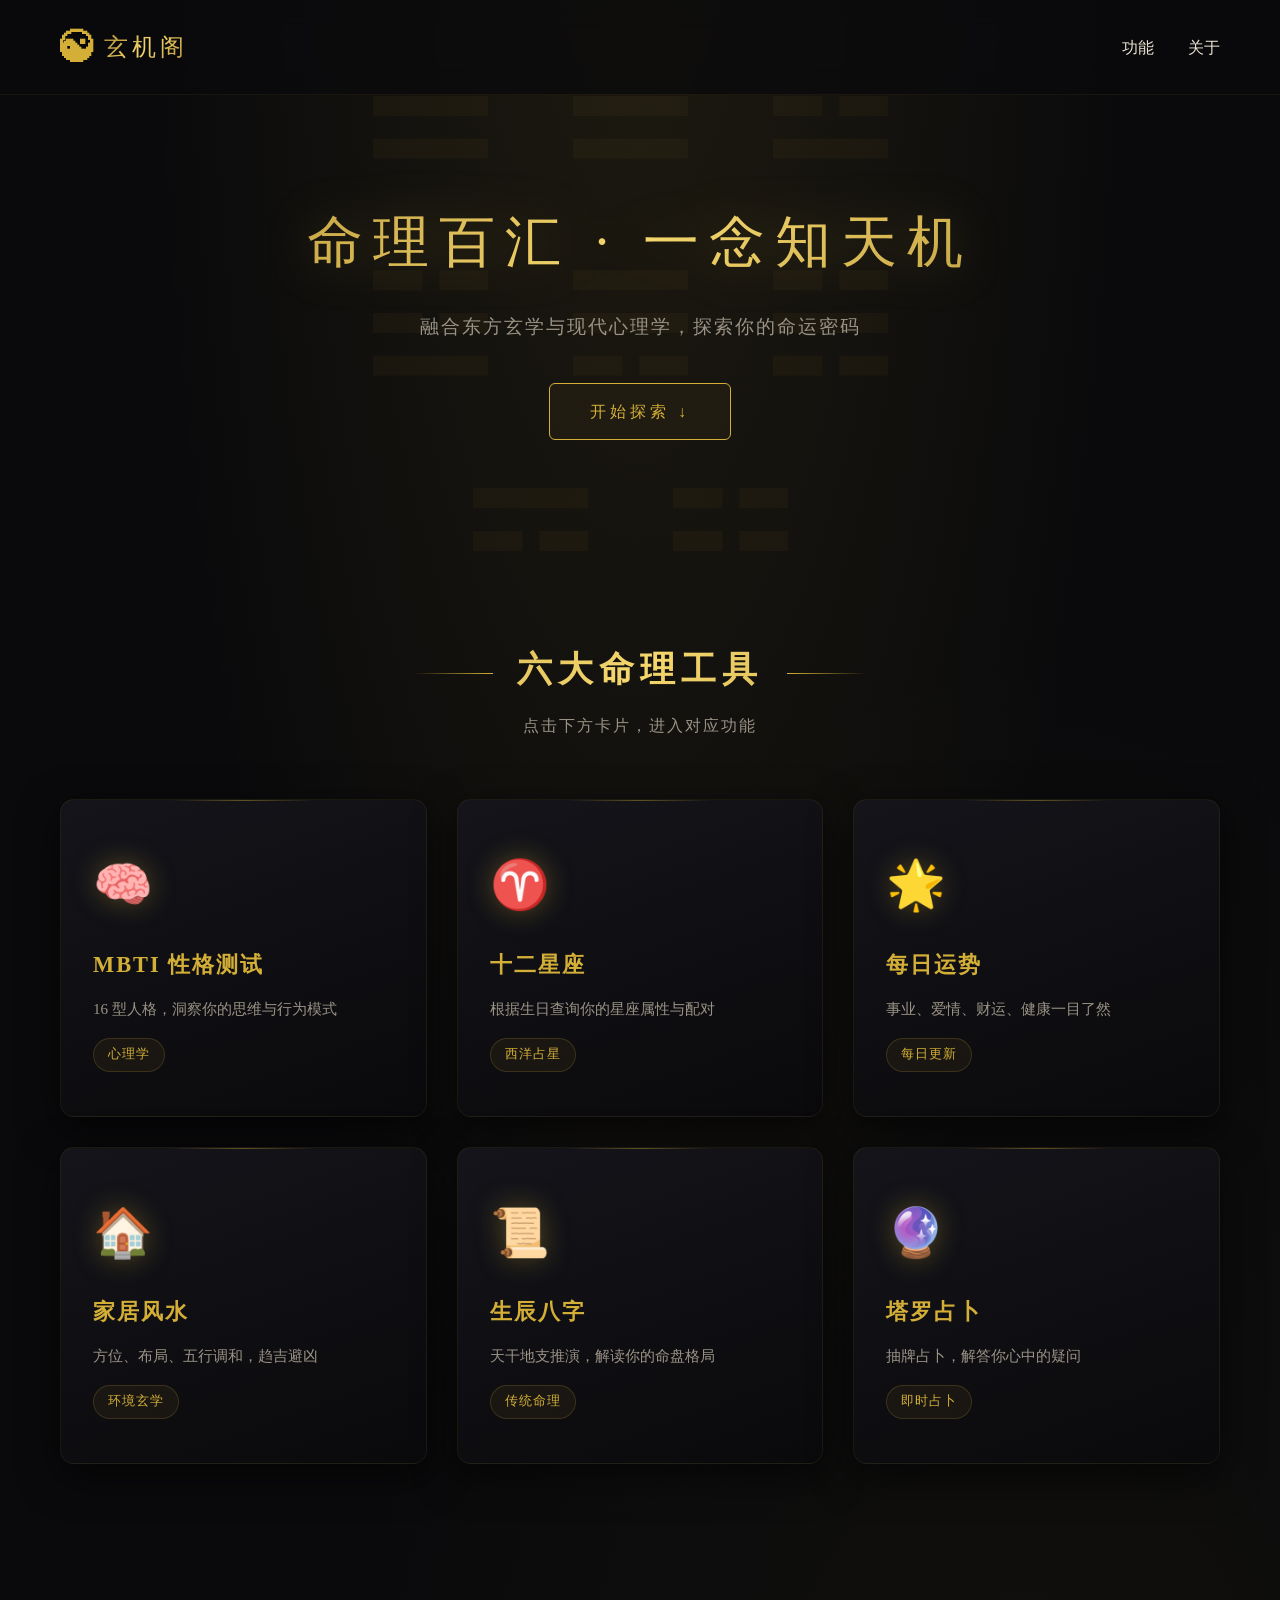
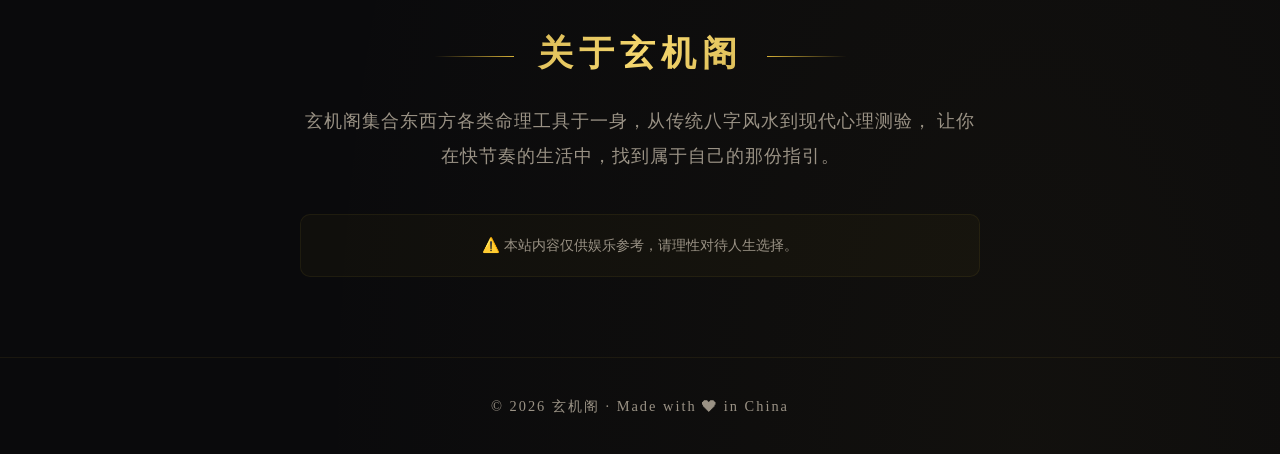
<file: index.html>
<!DOCTYPE html>
<!--
  这是首页 (HomePage)
  HTML 文件相当于网页的"骨架"，规定了页面上有哪些内容
-->
<html lang="zh-CN">
<head>
  <!-- meta 标签告诉浏览器一些基本信息 -->
  <meta charset="UTF-8">
  <meta name="viewport" content="width=device-width, initial-scale=1.0">
  <title>玄机阁 · 命理百汇</title>

  <!-- 引入外部样式表（style.css 控制页面外观） -->
  <link rel="stylesheet" href="css/style.css">
</head>
<body>

  <!-- 顶部导航栏 -->
  <header class="site-header">
    <div class="logo">
      <span class="logo-icon">☯</span>
      <span class="logo-text">玄机阁</span>
    </div>
    <nav class="top-nav">
      <a href="#features">功能</a>
      <a href="#about">关于</a>
    </nav>
  </header>

  <!-- 主视觉区（Hero） -->
  <section class="hero">
    <div class="hero-content">
      <h1 class="hero-title">命理百汇 · 一念知天机</h1>
      <p class="hero-subtitle">融合东方玄学与现代心理学，探索你的命运密码</p>
      <a href="#features" class="hero-btn">开始探索 ↓</a>
    </div>
    <!-- 装饰用的八卦符号 -->
    <div class="hero-decoration">
      <div class="bagua">☰ ☱ ☲ ☳ ☴ ☵ ☶ ☷</div>
    </div>
  </section>

  <!-- 功能区：所有命理工具的入口 -->
  <section class="features" id="features">
    <h2 class="section-title">六大命理工具</h2>
    <p class="section-subtitle">点击下方卡片，进入对应功能</p>

    <div class="feature-grid">

      <!-- MBTI 卡片 -->
      <a href="pages/mbti.html" class="feature-card" data-feature="mbti">
        <div class="card-icon">🧠</div>
        <h3 class="card-title">MBTI 性格测试</h3>
        <p class="card-desc">16 型人格，洞察你的思维与行为模式</p>
        <span class="card-tag">心理学</span>
      </a>

      <!-- 星座卡片 -->
      <a href="pages/zodiac.html" class="feature-card" data-feature="zodiac">
        <div class="card-icon">♈</div>
        <h3 class="card-title">十二星座</h3>
        <p class="card-desc">根据生日查询你的星座属性与配对</p>
        <span class="card-tag">西洋占星</span>
      </a>

      <!-- 每日运势卡片 -->
      <a href="pages/horoscope.html" class="feature-card" data-feature="horoscope">
        <div class="card-icon">🌟</div>
        <h3 class="card-title">每日运势</h3>
        <p class="card-desc">事业、爱情、财运、健康一目了然</p>
        <span class="card-tag">每日更新</span>
      </a>

      <!-- 风水卡片 -->
      <a href="pages/fengshui.html" class="feature-card" data-feature="fengshui">
        <div class="card-icon">🏠</div>
        <h3 class="card-title">家居风水</h3>
        <p class="card-desc">方位、布局、五行调和，趋吉避凶</p>
        <span class="card-tag">环境玄学</span>
      </a>

      <!-- 八字卡片 -->
      <a href="pages/bazi.html" class="feature-card" data-feature="bazi">
        <div class="card-icon">📜</div>
        <h3 class="card-title">生辰八字</h3>
        <p class="card-desc">天干地支推演，解读你的命盘格局</p>
        <span class="card-tag">传统命理</span>
      </a>

      <!-- 算命卡片 -->
      <a href="pages/fortune.html" class="feature-card" data-feature="fortune">
        <div class="card-icon">🔮</div>
        <h3 class="card-title">塔罗占卜</h3>
        <p class="card-desc">抽牌占卜，解答你心中的疑问</p>
        <span class="card-tag">即时占卜</span>
      </a>

    </div>
  </section>

  <!-- 关于区 -->
  <section class="about" id="about">
    <h2 class="section-title">关于玄机阁</h2>
    <p class="about-text">
      玄机阁集合东西方各类命理工具于一身，从传统八字风水到现代心理测验，
      让你在快节奏的生活中，找到属于自己的那份指引。
    </p>
    <p class="about-disclaimer">⚠️ 本站内容仅供娱乐参考，请理性对待人生选择。</p>
  </section>

  <!-- 底部 -->
  <footer class="site-footer">
    <p>© 2026 玄机阁 · Made with ❤ in China</p>
  </footer>

  <!-- 引入 JavaScript（让页面有交互动作） -->
  <script src="js/main.js"></script>
</body>
</html>
</file>
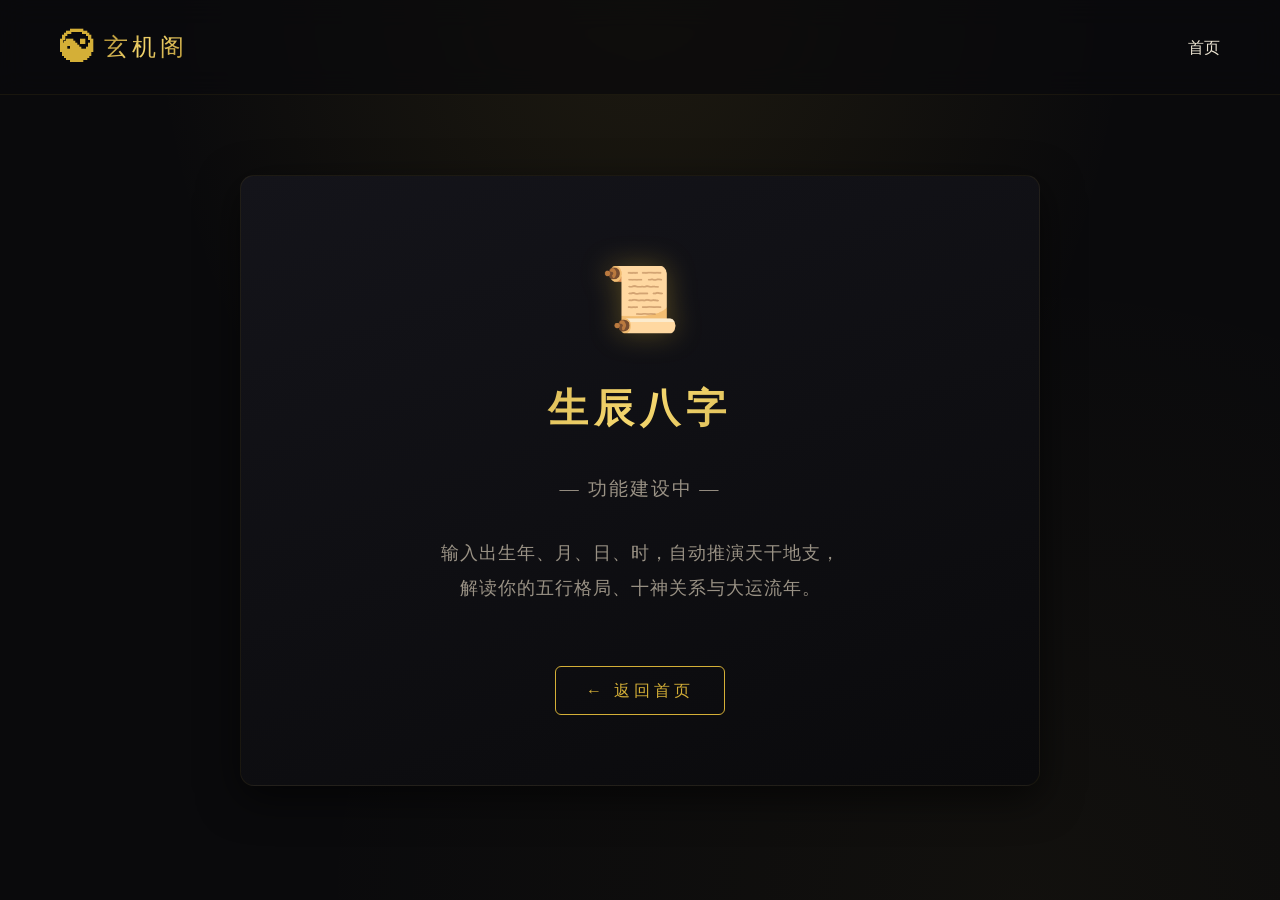
<file: pages/bazi.html>
<!DOCTYPE html>
<html lang="zh-CN">
<head>
  <meta charset="UTF-8">
  <meta name="viewport" content="width=device-width, initial-scale=1.0">
  <title>生辰八字 · 玄机阁</title>
  <link rel="stylesheet" href="../css/style.css">
</head>
<body>

  <header class="site-header">
    <div class="logo">
      <span class="logo-icon">☯</span>
      <span class="logo-text">玄机阁</span>
    </div>
    <nav class="top-nav">
      <a href="../index.html">首页</a>
    </nav>
  </header>

  <main class="subpage-container">
    <div class="card-icon" style="font-size: 4rem;">📜</div>
    <h1 class="subpage-title">生辰八字</h1>
    <p class="subpage-coming-soon">— 功能建设中 —</p>
    <p class="about-text">
      输入出生年、月、日、时，自动推演天干地支，<br>
      解读你的五行格局、十神关系与大运流年。
    </p>
    <a href="../index.html" class="back-link">← 返回首页</a>
  </main>

</body>
</html>
</file>
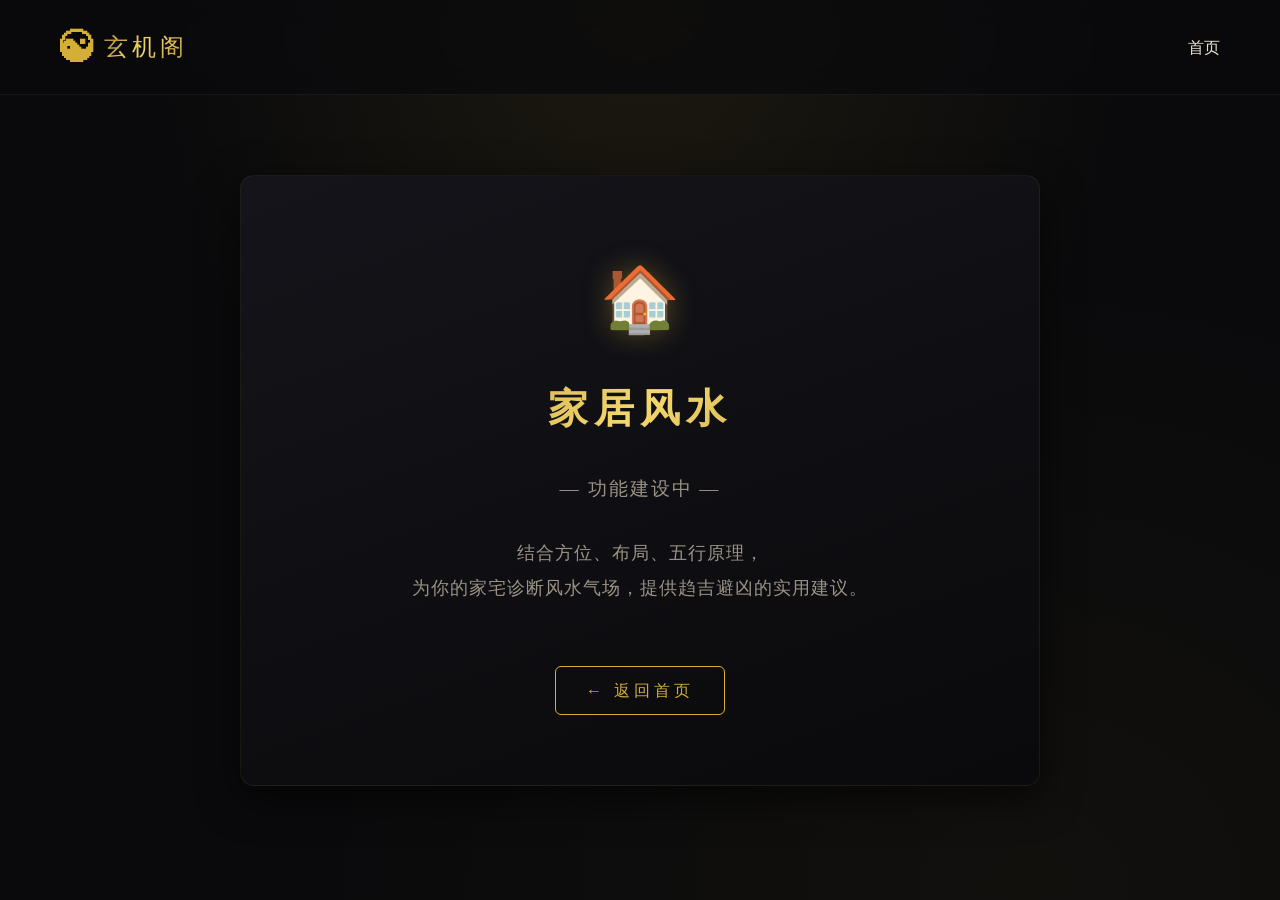
<file: pages/fengshui.html>
<!DOCTYPE html>
<html lang="zh-CN">
<head>
  <meta charset="UTF-8">
  <meta name="viewport" content="width=device-width, initial-scale=1.0">
  <title>家居风水 · 玄机阁</title>
  <link rel="stylesheet" href="../css/style.css">
</head>
<body>

  <header class="site-header">
    <div class="logo">
      <span class="logo-icon">☯</span>
      <span class="logo-text">玄机阁</span>
    </div>
    <nav class="top-nav">
      <a href="../index.html">首页</a>
    </nav>
  </header>

  <main class="subpage-container">
    <div class="card-icon" style="font-size: 4rem;">🏠</div>
    <h1 class="subpage-title">家居风水</h1>
    <p class="subpage-coming-soon">— 功能建设中 —</p>
    <p class="about-text">
      结合方位、布局、五行原理，<br>
      为你的家宅诊断风水气场，提供趋吉避凶的实用建议。
    </p>
    <a href="../index.html" class="back-link">← 返回首页</a>
  </main>

</body>
</html>
</file>
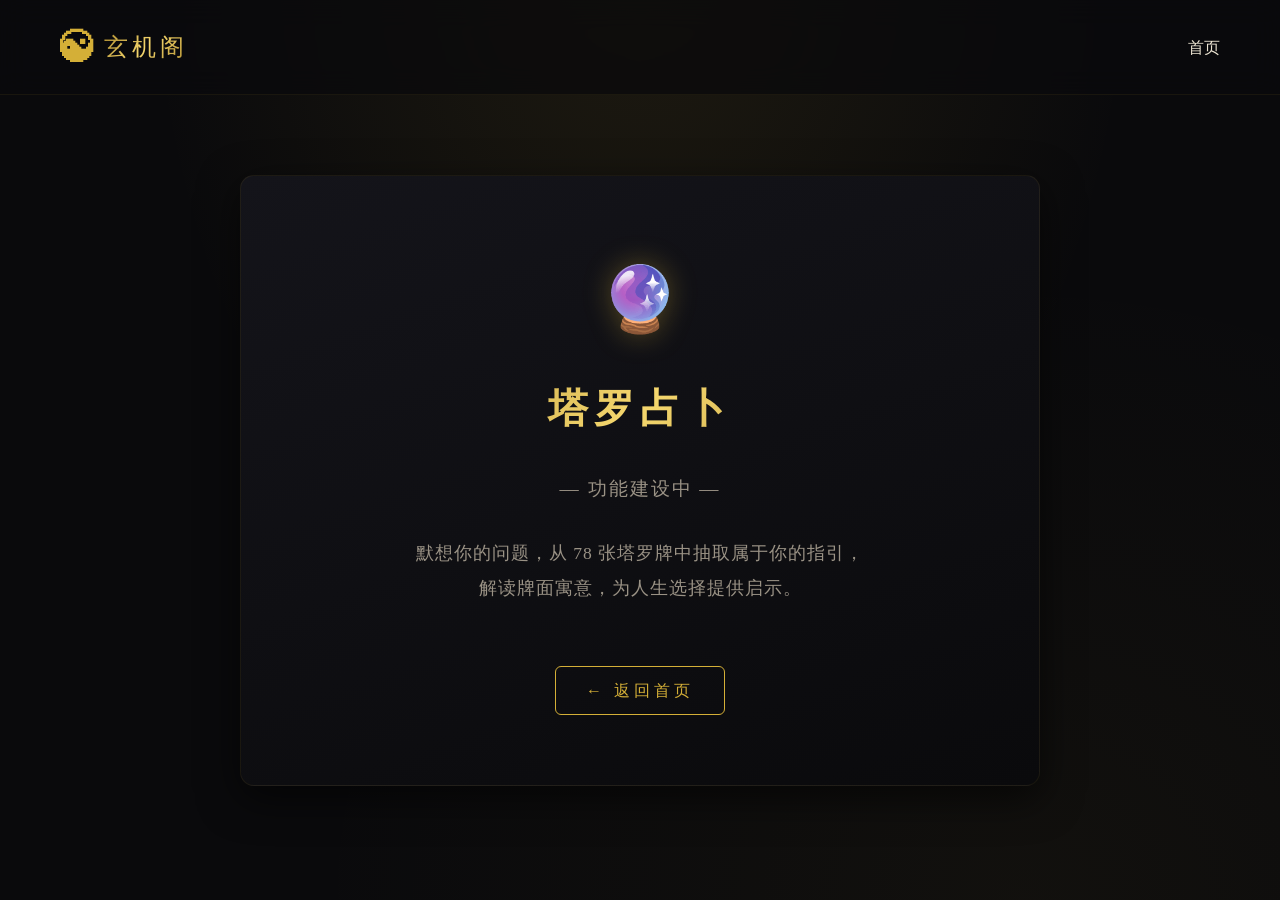
<file: pages/fortune.html>
<!DOCTYPE html>
<html lang="zh-CN">
<head>
  <meta charset="UTF-8">
  <meta name="viewport" content="width=device-width, initial-scale=1.0">
  <title>塔罗占卜 · 玄机阁</title>
  <link rel="stylesheet" href="../css/style.css">
</head>
<body>

  <header class="site-header">
    <div class="logo">
      <span class="logo-icon">☯</span>
      <span class="logo-text">玄机阁</span>
    </div>
    <nav class="top-nav">
      <a href="../index.html">首页</a>
    </nav>
  </header>

  <main class="subpage-container">
    <div class="card-icon" style="font-size: 4rem;">🔮</div>
    <h1 class="subpage-title">塔罗占卜</h1>
    <p class="subpage-coming-soon">— 功能建设中 —</p>
    <p class="about-text">
      默想你的问题，从 78 张塔罗牌中抽取属于你的指引，<br>
      解读牌面寓意，为人生选择提供启示。
    </p>
    <a href="../index.html" class="back-link">← 返回首页</a>
  </main>

</body>
</html>
</file>
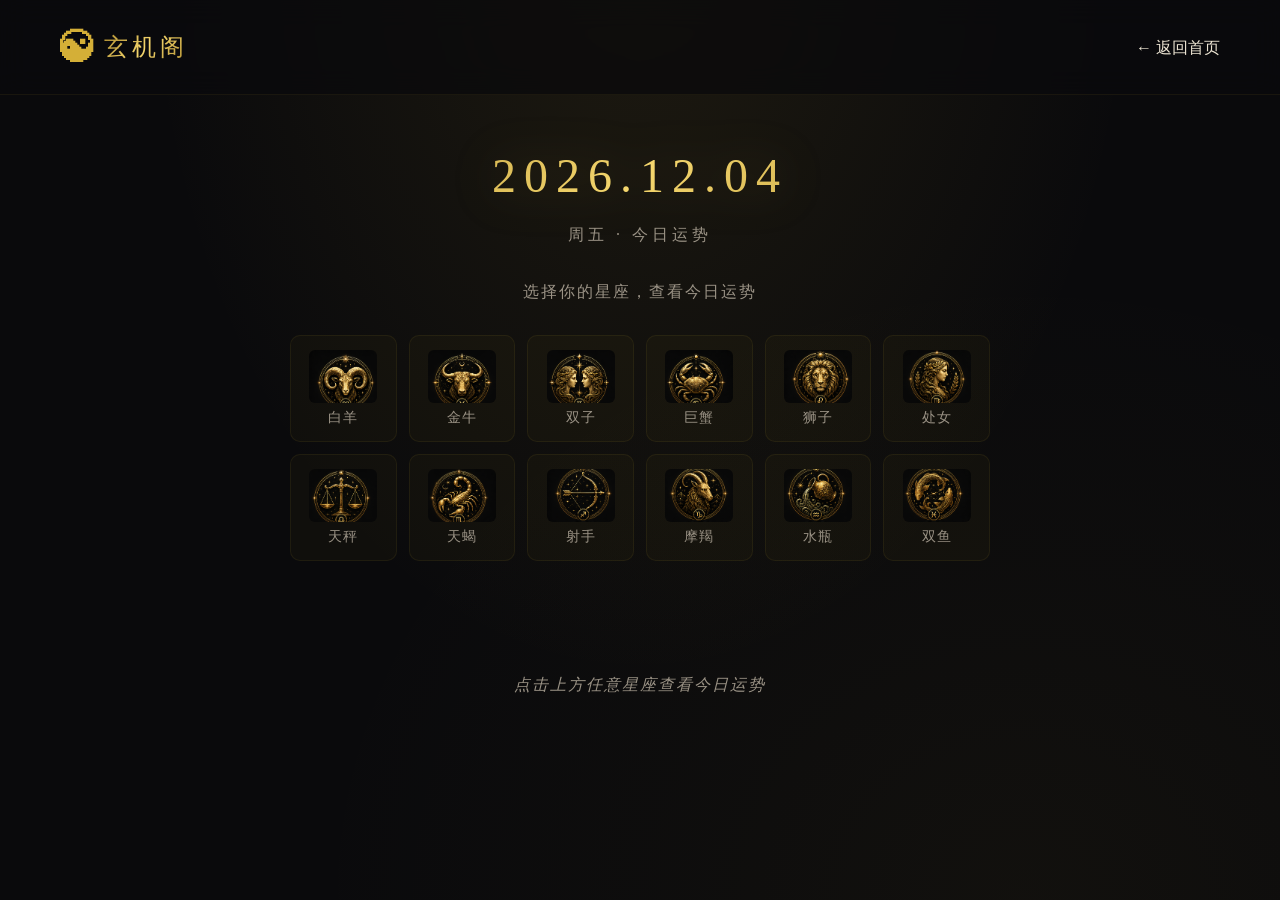
<file: pages/horoscope.html>
<!DOCTYPE html>
<html lang="zh-CN">
<head>
  <meta charset="UTF-8">
  <meta name="viewport" content="width=device-width, initial-scale=1.0">
  <title>每日运势 · 玄机阁</title>
  <link rel="stylesheet" href="../css/style.css">
</head>
<body>

  <header class="site-header">
    <a href="../index.html" class="logo" style="text-decoration:none; color:inherit;">
      <span class="logo-icon">☯</span>
      <span class="logo-text">玄机阁</span>
    </a>
    <nav class="top-nav">
      <a href="../index.html">← 返回首页</a>
    </nav>
  </header>

  <main class="horoscope-main">

    <!-- 今日日期 + 12 星座选择 -->
    <section class="horoscope-input-section">
      <div id="today-date" class="today-date"></div>

      <p class="horoscope-pick-hint">选择你的星座，查看今日运势</p>

      <div id="sign-grid" class="sign-grid">
        <!-- 12 个按钮由 JS 渲染 -->
      </div>
    </section>

    <!-- 结果区：JS 动态渲染 -->
    <section class="horoscope-result" id="result-area">
      <p class="horoscope-placeholder">点击上方任意星座查看今日运势</p>
    </section>

  </main>

  <script src="../js/horoscope.js"></script>
</body>
</html>
</file>
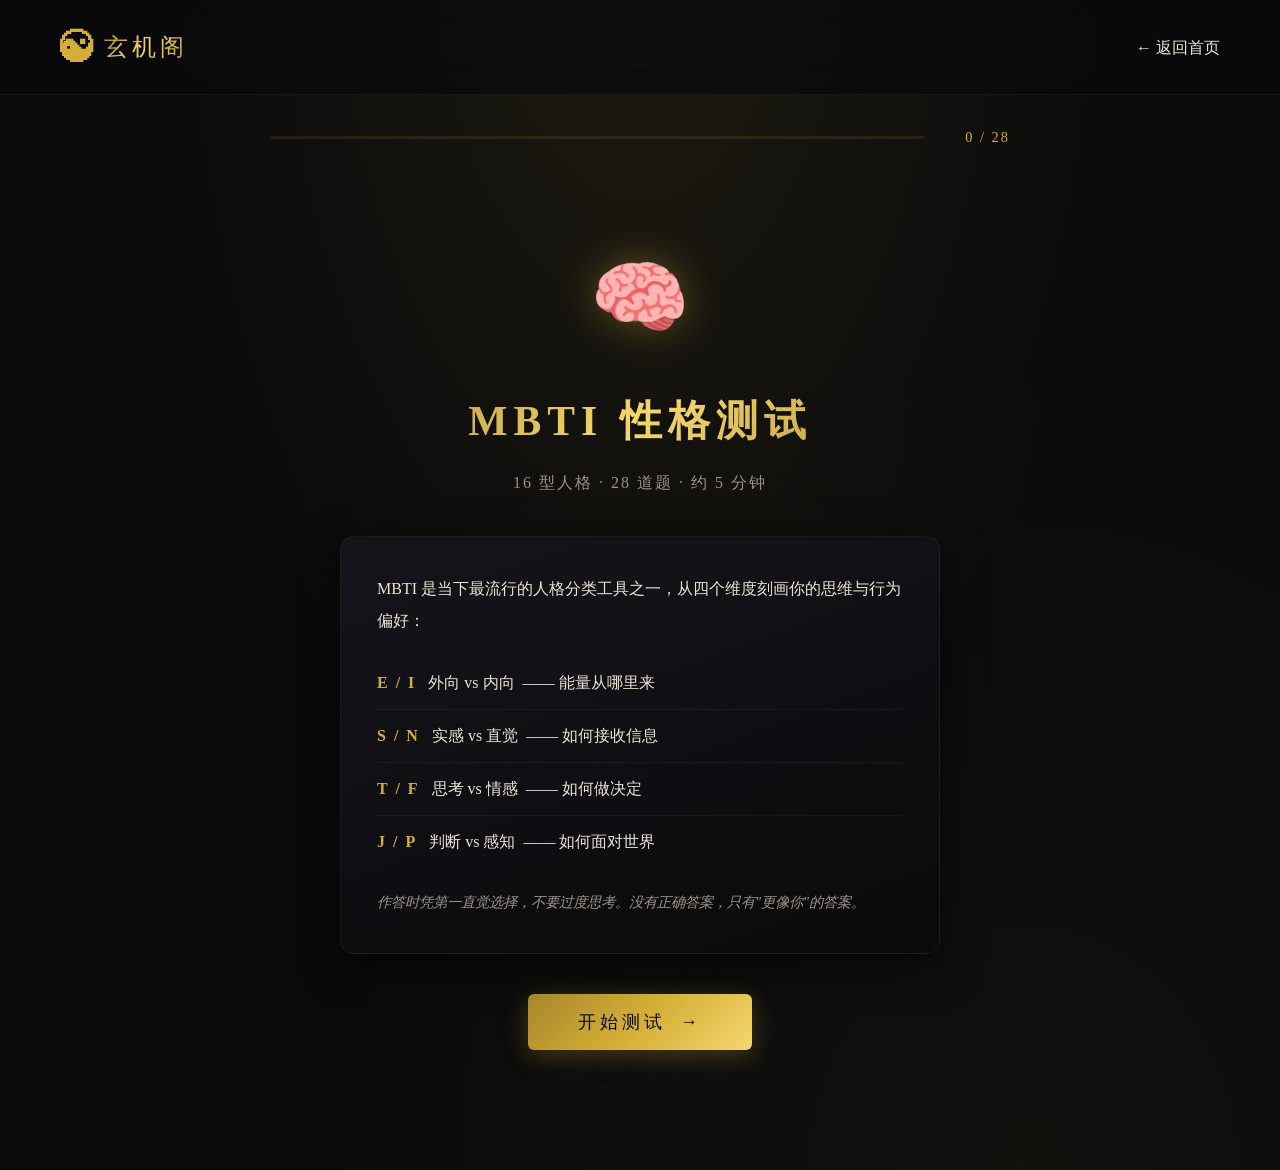
<file: pages/mbti.html>
<!DOCTYPE html>
<html lang="zh-CN">
<head>
  <meta charset="UTF-8">
  <meta name="viewport" content="width=device-width, initial-scale=1.0">
  <title>MBTI 性格测试 · 玄机阁</title>
  <link rel="stylesheet" href="../css/style.css">
</head>
<body>

  <!-- 顶部导航 -->
  <header class="site-header">
    <a href="../index.html" class="logo" style="text-decoration:none; color:inherit;">
      <span class="logo-icon">☯</span>
      <span class="logo-text">玄机阁</span>
    </a>
    <nav class="top-nav">
      <a href="../index.html">← 返回首页</a>
    </nav>
  </header>

  <!-- 进度条（在答题/结果时显示） -->
  <div class="progress-container">
    <div class="progress-track">
      <div class="progress-fill" id="progress-bar"></div>
    </div>
    <div class="progress-text" id="progress-text">0 / 28</div>
  </div>

  <main class="mbti-main">

    <!-- ============== 屏幕 1：欢迎页 ============== -->
    <section class="mbti-screen active" id="screen-welcome">
      <div class="welcome-content">
        <div class="welcome-icon">🧠</div>
        <h1 class="welcome-title">MBTI 性格测试</h1>
        <p class="welcome-sub">16 型人格 · 28 道题 · 约 5 分钟</p>

        <div class="welcome-desc">
          <p>MBTI 是当下最流行的人格分类工具之一，从四个维度刻画你的思维与行为偏好：</p>
          <ul class="dim-list">
            <li><strong>E / I</strong> &nbsp; 外向 vs 内向 &nbsp;—— 能量从哪里来</li>
            <li><strong>S / N</strong> &nbsp; 实感 vs 直觉 &nbsp;—— 如何接收信息</li>
            <li><strong>T / F</strong> &nbsp; 思考 vs 情感 &nbsp;—— 如何做决定</li>
            <li><strong>J / P</strong> &nbsp; 判断 vs 感知 &nbsp;—— 如何面对世界</li>
          </ul>
          <p class="welcome-tip">作答时凭第一直觉选择，不要过度思考。没有正确答案，只有"更像你"的答案。</p>
        </div>

        <button class="primary-btn" id="btn-start">
          <span>开始测试</span>
          <span class="arrow">→</span>
        </button>
      </div>
    </section>

    <!-- ============== 屏幕 2：答题页 ============== -->
    <section class="mbti-screen" id="screen-quiz">
      <div class="question-card fade-in" id="question-card">
        <h2 class="question-text" id="question-text">题目加载中……</h2>

        <div class="options">
          <button class="option-btn" id="option-a">
            <span class="option-label">A</span>
            <span class="option-text">选项 A</span>
          </button>
          <button class="option-btn" id="option-b">
            <span class="option-label">B</span>
            <span class="option-text">选项 B</span>
          </button>
        </div>

        <p class="quiz-tip">凭直觉选择，没有对错之分</p>
      </div>
    </section>

    <!-- ============== 屏幕 3：结果页 ============== -->
    <section class="mbti-screen" id="screen-result">
      <div class="result-card" id="result-box">
        <!-- 结果内容由 JS 动态填入 -->
      </div>
      <div class="result-actions">
        <button class="primary-btn" id="btn-restart">
          <span>重新测试</span>
        </button>
        <a href="../index.html" class="secondary-btn">返回首页</a>
      </div>
    </section>

  </main>

  <!-- 引入 MBTI 测试逻辑脚本 -->
  <script src="../js/mbti.js"></script>
</body>
</html>
</file>
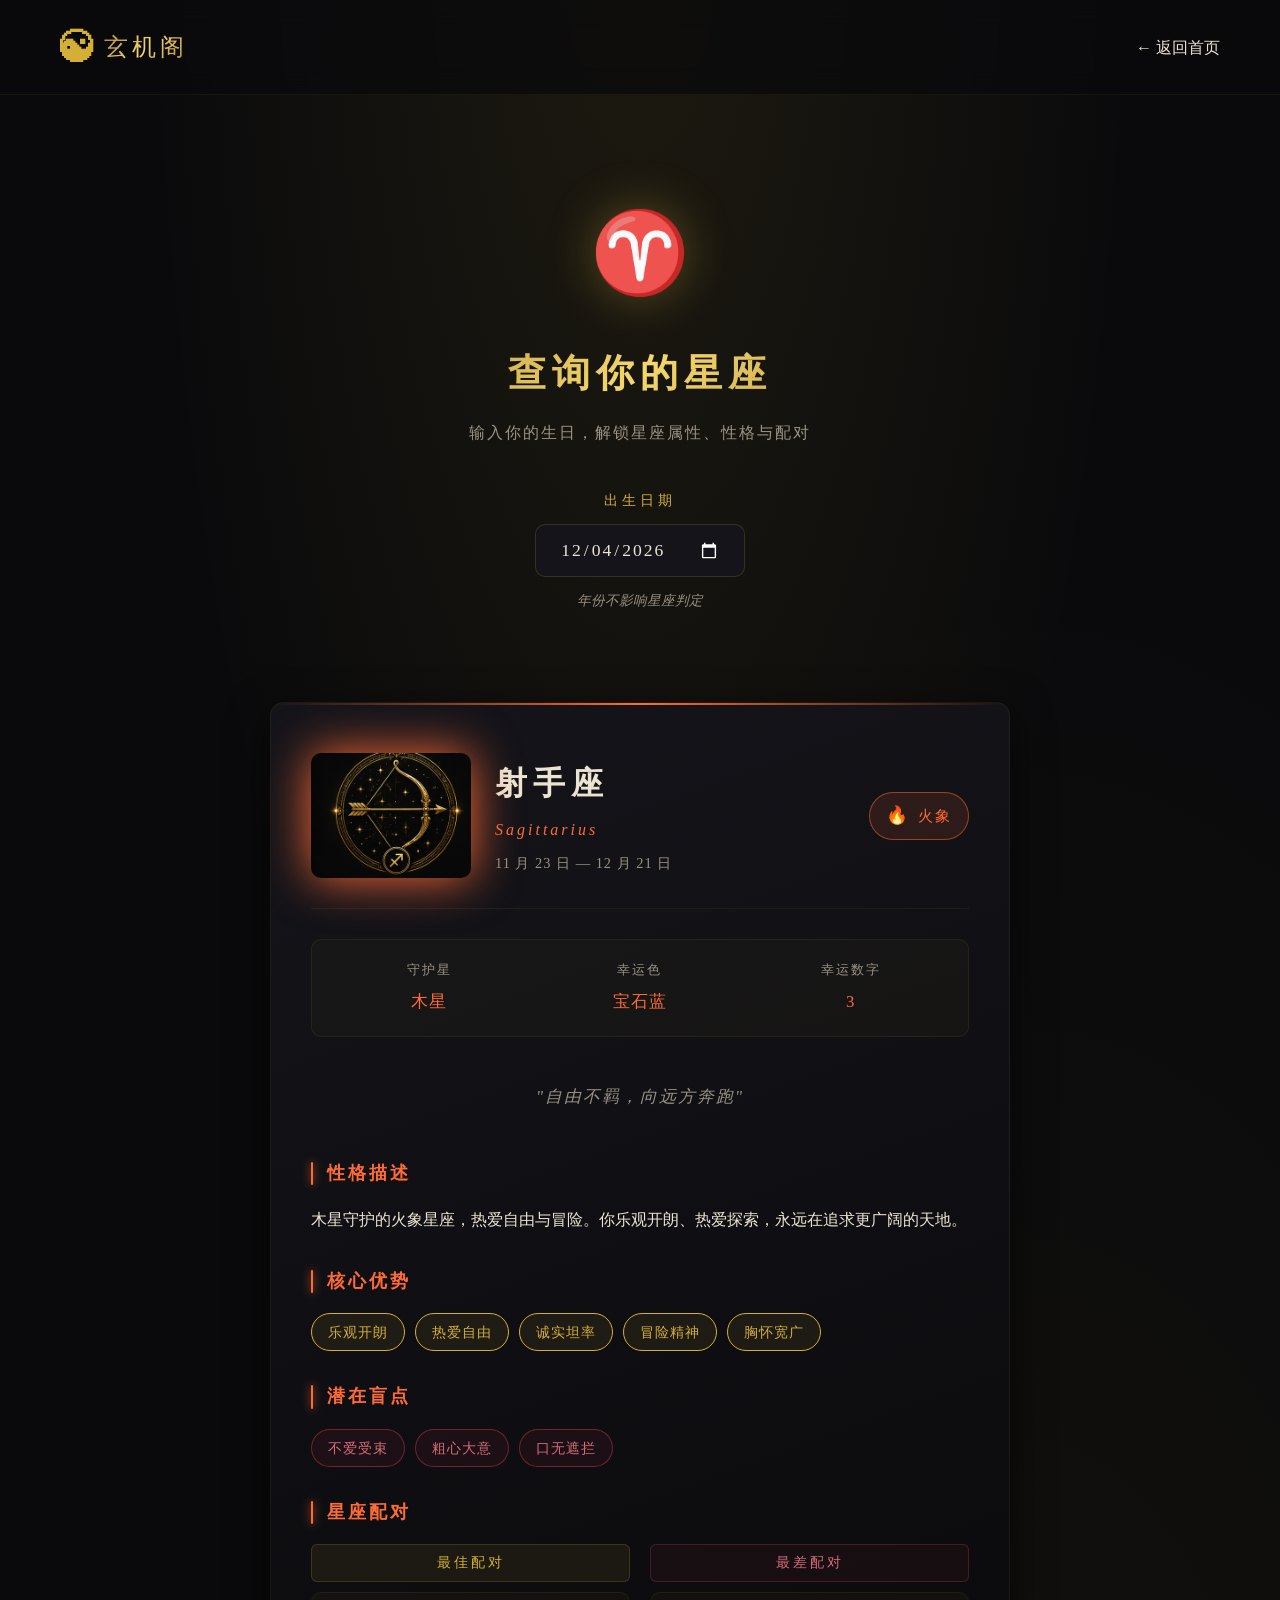
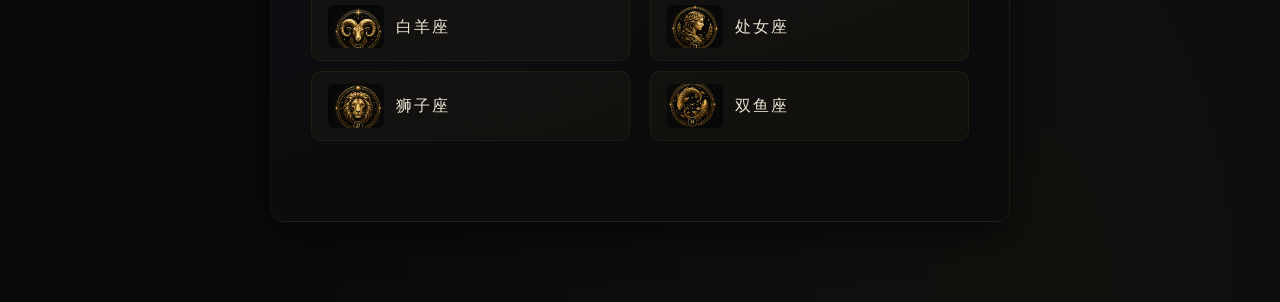
<file: pages/zodiac.html>
<!DOCTYPE html>
<html lang="zh-CN">
<head>
  <meta charset="UTF-8">
  <meta name="viewport" content="width=device-width, initial-scale=1.0">
  <title>十二星座 · 玄机阁</title>
  <link rel="stylesheet" href="../css/style.css">
</head>
<body>

  <header class="site-header">
    <a href="../index.html" class="logo" style="text-decoration:none; color:inherit;">
      <span class="logo-icon">☯</span>
      <span class="logo-text">玄机阁</span>
    </a>
    <nav class="top-nav">
      <a href="../index.html">← 返回首页</a>
    </nav>
  </header>

  <main class="zodiac-main">

    <!-- 输入区 -->
    <section class="zodiac-input-section">
      <div class="zodiac-input-icon">♈</div>
      <h1 class="zodiac-page-title">查询你的星座</h1>
      <p class="zodiac-page-sub">输入你的生日，解锁星座属性、性格与配对</p>

      <div class="date-input-wrapper">
        <label for="birth-date" class="date-input-label">出生日期</label>
        <input type="date" id="birth-date" class="date-input">
        <p class="date-input-hint">年份不影响星座判定</p>
      </div>
    </section>

    <!-- 结果区：由 zodiac.js 动态渲染 -->
    <section class="zodiac-result" id="result-area">
      <p class="zodiac-placeholder" id="result-placeholder">请输入生日以查询星座</p>
    </section>

  </main>

  <script src="../js/zodiac.js"></script>
</body>
</html>
</file>
<file: css/style.css>
/* ============================================
   玄机阁 · 样式表
   说明：CSS 控制网页的"外观"，包括颜色、字体、布局等
   ============================================ */

/* ---------- 1. 全局重置：清除浏览器默认样式 ---------- */
* {
  margin: 0;
  padding: 0;
  box-sizing: border-box; /* 让宽度计算更直观 */
}

/* ---------- 2. CSS 变量：把常用颜色集中管理 ---------- */
:root {
  --color-bg: #0a0a0c;          /* 主背景：墨黑 */
  --color-bg-2: #14141a;        /* 卡片底色：略浮起 */
  --color-gold: #d4af37;        /* 古金色（主点缀） */
  --color-gold-light: #f5d76e;  /* 亮金（悬浮态） */
  --color-gold-deep: #a8862a;   /* 暗金（用于深色描边渐变） */
  /* 红色用一组：RGB 通道单独存，方便配 rgba()；light 用于文字 */
  --color-red-rgb: 201, 53, 74;
  --color-red: rgb(var(--color-red-rgb));
  --color-red-light: #d76b7b;
  --color-text: #ece4d3;        /* 主文字：米白 */
  --color-text-dim: #9a9285;    /* 次要文字 */
  --color-border: rgba(212, 175, 55, 0.18);     /* 柔金描边 */
  --color-border-soft: rgba(212, 175, 55, 0.08); /* 极柔金描边 */
  --shadow-glow: 0 0 50px rgba(212, 175, 55, 0.18);
  --shadow-soft: 0 12px 40px rgba(0, 0, 0, 0.6);
  /* 统一圆角阶梯，让所有元素的圆润感保持一致 */
  --radius-sm: 6px;
  --radius-md: 10px;
  --radius-lg: 14px;
  /* 统一动画缓动：先快后慢，比线性自然 */
  --ease-out: cubic-bezier(0.2, 0.8, 0.2, 1);
}

/* ---------- 3. 页面整体 ---------- */
body {
  font-family: "PingFang SC", "Microsoft YaHei", "Songti SC", "STSong", serif;
  background: var(--color-bg);
  /* 黑底中央向四角渐隐的金色光晕，营造高级"展厅"感 */
  background-image:
    radial-gradient(ellipse at 50% -10%, rgba(212, 175, 55, 0.10) 0%, transparent 55%),
    radial-gradient(ellipse at 80% 100%, rgba(212, 175, 55, 0.04) 0%, transparent 50%);
  color: var(--color-text);
  line-height: 1.7;
  min-height: 100vh;
  -webkit-font-smoothing: antialiased; /* 让字体在 Mac/iOS 上更精细 */
  -moz-osx-font-smoothing: grayscale;
}

/* 金属金渐变文字：多处标题共用同一套"暗金→亮金→暗金"渐变 + 背景裁切 */
.logo-text,
.hero-title,
.section-title,
.subpage-title,
.welcome-title,
.zodiac-page-title {
  background: linear-gradient(135deg, var(--color-gold-deep), var(--color-gold-light), var(--color-gold-deep));
  -webkit-background-clip: text;
  background-clip: text;
  color: transparent;
}

/* ---------- 4. 顶部导航 ---------- */
.site-header {
  display: flex;
  justify-content: space-between;
  align-items: center;
  padding: 20px 60px;
  background: rgba(10, 10, 12, 0.75);
  backdrop-filter: blur(14px) saturate(120%); /* 毛玻璃效果 */
  -webkit-backdrop-filter: blur(14px) saturate(120%);
  border-bottom: 1px solid var(--color-border-soft);
  position: sticky;
  top: 0;
  z-index: 100; /* 保证导航浮在最上层 */
}

.logo {
  display: flex;
  align-items: center;
  gap: 12px;
  font-size: 1.5rem;
  font-weight: bold;
}

.logo-icon {
  font-size: 2rem;
  color: var(--color-gold);
  animation: rotate-slow 20s linear infinite; /* 太极图缓慢旋转 */
}

@keyframes rotate-slow {
  from { transform: rotate(0deg); }
  to   { transform: rotate(360deg); }
}

.logo-text {
  letter-spacing: 4px;
  font-weight: 500;
}

.top-nav a {
  color: var(--color-text);
  text-decoration: none;
  margin-left: 30px;
  font-size: 1rem;
  transition: color 0.3s;
}

.top-nav a:hover {
  color: var(--color-gold);
}

/* ---------- 5. 主视觉 Hero 区 ---------- */
.hero {
  position: relative;
  padding: 100px 60px 120px;
  text-align: center;
  overflow: hidden;
}

.hero-content {
  position: relative;
  z-index: 2;
}

.hero-title {
  font-size: 3.5rem;
  font-weight: 500;
  margin-bottom: 20px;
  letter-spacing: 10px;
  filter: drop-shadow(0 0 24px rgba(212, 175, 55, 0.25));
}

.hero-subtitle {
  font-size: 1.2rem;
  color: var(--color-text-dim);
  margin-bottom: 40px;
  letter-spacing: 2px;
}

/* 金色描边按钮的共享样式：用一组选择器涵盖三处用法，避免重复 */
.hero-btn,
.back-link,
.secondary-btn {
  display: inline-block;
  border: 1px solid var(--color-gold);
  color: var(--color-gold);
  text-decoration: none;
  border-radius: var(--radius-sm);
  letter-spacing: 4px;
  transition: background-color 0.35s var(--ease-out),
              color 0.35s var(--ease-out),
              box-shadow 0.35s var(--ease-out),
              transform 0.35s var(--ease-out);
}

.hero-btn:hover,
.back-link:hover,
.secondary-btn:hover {
  background: var(--color-gold);
  color: var(--color-bg);
}

/* hero-btn 在 Hero 区使用：尺寸大、有底色微染和悬浮上浮 */
.hero-btn {
  padding: 14px 40px;
  background: rgba(212, 175, 55, 0.05);
}

.hero-btn:hover {
  box-shadow: var(--shadow-glow);
  transform: translateY(-2px);
}

/* 八卦装饰 */
.hero-decoration {
  position: absolute;
  top: 50%;
  left: 50%;
  transform: translate(-50%, -50%);
  font-size: 8rem;
  color: var(--color-gold);
  opacity: 0.04; /* 极淡，作为背景纹理 */
  letter-spacing: 20px;
  pointer-events: none; /* 不拦截鼠标 */
  z-index: 1;
}

/* ---------- 6. 功能卡片区 ---------- */
.features {
  padding: 80px 60px;
  max-width: 1300px;
  margin: 0 auto;
}

.section-title {
  font-size: 2.2rem;
  text-align: center;
  margin-bottom: 12px;
  letter-spacing: 6px;
  position: relative;
}

/* 标题左右两侧加金色渐隐装饰线 */
.section-title::before,
.section-title::after {
  content: "";
  display: inline-block;
  width: 80px;
  height: 1px;
  vertical-align: middle;
  margin: 0 24px;
}

.section-title::before {
  background: linear-gradient(90deg, transparent, var(--color-gold));
}

.section-title::after {
  background: linear-gradient(90deg, var(--color-gold), transparent);
}

.section-subtitle {
  text-align: center;
  color: var(--color-text-dim);
  margin-bottom: 60px;
  letter-spacing: 2px;
}

/* 卡片网格：自动排列成多列 */
.feature-grid {
  display: grid;
  grid-template-columns: repeat(auto-fit, minmax(280px, 1fr));
  gap: 30px;
}

.feature-card {
  position: relative;
  display: block;
  padding: 44px 32px;
  background: linear-gradient(160deg, var(--color-bg-2) 0%, var(--color-bg) 100%);
  border: 1px solid var(--color-border-soft);
  border-radius: var(--radius-lg);
  text-decoration: none;
  color: var(--color-text);
  transition: transform 0.45s var(--ease-out),
              border-color 0.4s,
              box-shadow 0.4s;
  box-shadow: var(--shadow-soft);
  overflow: hidden;
}

/* 卡片顶部金色细线：默认隐藏，悬浮时延展为光带 */
.feature-card::before {
  content: "";
  position: absolute;
  top: 0;
  left: 50%;
  transform: translateX(-50%);
  width: 40%;
  height: 1px;
  background: linear-gradient(90deg, transparent, var(--color-gold), transparent);
  opacity: 0.4;
  transition: width 0.5s var(--ease-out), opacity 0.4s;
}

/* 卡片悬浮时的内层柔光晕（径向渐变） */
.feature-card::after {
  content: "";
  position: absolute;
  inset: 0;
  background: radial-gradient(circle at 50% 0%, rgba(212, 175, 55, 0.08) 0%, transparent 60%);
  opacity: 0;
  transition: opacity 0.4s;
  pointer-events: none;
}

.feature-card:hover {
  transform: translateY(-6px);
  border-color: var(--color-border);
  box-shadow: var(--shadow-soft), var(--shadow-glow);
}

.feature-card:hover::before {
  width: 90%;
  opacity: 1;
}

.feature-card:hover::after {
  opacity: 1;
}

.card-icon {
  font-size: 3rem;
  margin-bottom: 20px;
  display: block;
  filter: drop-shadow(0 0 14px rgba(212, 175, 55, 0.35));
  transition: transform 0.4s var(--ease-out);
}

.feature-card:hover .card-icon {
  transform: scale(1.08) translateY(-2px);
}

.card-title {
  font-size: 1.4rem;
  margin-bottom: 12px;
  color: var(--color-gold);
  letter-spacing: 2px;
}

.card-desc {
  color: var(--color-text-dim);
  font-size: 0.95rem;
  line-height: 1.7;
  margin-bottom: 16px;
}

.card-tag {
  display: inline-block;
  padding: 5px 14px;
  font-size: 0.8rem;
  color: var(--color-gold);
  border: 1px solid var(--color-border);
  border-radius: 999px; /* 圆胶囊 */
  letter-spacing: 1px;
  background: rgba(212, 175, 55, 0.06);
}

/* ---------- 7. 关于区 ---------- */
.about {
  padding: 80px 60px;
  max-width: 800px;
  margin: 0 auto;
  text-align: center;
}

.about-text {
  font-size: 1.1rem;
  color: var(--color-text-dim);
  margin: 20px 0;
  line-height: 2;
  letter-spacing: 1px;
}

.about-disclaimer {
  margin-top: 40px;
  padding: 18px 24px;
  border: 1px solid var(--color-border-soft);
  color: var(--color-text-dim);
  font-size: 0.9rem;
  border-radius: var(--radius-md);
  background: rgba(212, 175, 55, 0.03);
}

/* ---------- 8. 底部 ---------- */
.site-footer {
  padding: 36px;
  text-align: center;
  border-top: 1px solid var(--color-border-soft);
  color: var(--color-text-dim);
  font-size: 0.9rem;
  letter-spacing: 2px;
}

/* ---------- 9. 响应式：手机屏幕适配 ---------- */
@media (max-width: 768px) {
  .site-header { padding: 16px 20px; }
  .hero { padding: 60px 20px 80px; }
  .hero-title { font-size: 2rem; letter-spacing: 4px; }
  .hero-decoration { font-size: 4rem; letter-spacing: 10px; }
  .features, .about { padding: 60px 20px; }
  .section-title { font-size: 1.6rem; letter-spacing: 3px; }
  .section-title::before, .section-title::after { width: 20px; margin: 0 10px; }
  .top-nav a { margin-left: 16px; }
}

/* ---------- 10. 进入动画（让卡片淡入） ---------- */
.feature-card {
  opacity: 0;
  transform: translateY(20px);
  animation: fade-in-up 0.6s ease forwards;
}

/* 每张卡片的动画延迟稍有不同，形成"依次出现"效果 */
.feature-card:nth-child(1) { animation-delay: 0.1s; }
.feature-card:nth-child(2) { animation-delay: 0.2s; }
.feature-card:nth-child(3) { animation-delay: 0.3s; }
.feature-card:nth-child(4) { animation-delay: 0.4s; }
.feature-card:nth-child(5) { animation-delay: 0.5s; }
.feature-card:nth-child(6) { animation-delay: 0.6s; }

@keyframes fade-in-up {
  to {
    opacity: 1;
    transform: translateY(0);
  }
}

/* ---------- 11. 子页面专用样式（占位页面用） ---------- */
.subpage-container {
  max-width: 800px;
  margin: 80px auto;
  padding: 70px 50px;
  text-align: center;
  background: linear-gradient(160deg, var(--color-bg-2), var(--color-bg));
  border: 1px solid var(--color-border-soft);
  border-radius: var(--radius-lg);
  box-shadow: var(--shadow-soft);
}

.subpage-title {
  font-size: 2.5rem;
  margin-bottom: 20px;
  letter-spacing: 6px;
}

.subpage-coming-soon {
  font-size: 1.2rem;
  color: var(--color-text-dim);
  margin: 30px 0;
  letter-spacing: 2px;
}

/* back-link 在占位子页面使用：尺寸偏小，附带顶部间距 */
.back-link {
  margin-top: 40px;
  padding: 10px 30px;
}

/* ============================================
   MBTI 测试专属样式
   ============================================ */

/* ---------- 进度条 ---------- */
.progress-container {
  max-width: 800px;
  margin: 30px auto 0;
  padding: 0 30px;
  display: flex;
  align-items: center;
  gap: 16px;
}

.progress-track {
  flex: 1;
  height: 3px;
  background: rgba(212, 175, 55, 0.10);
  border-radius: 999px;
  overflow: hidden;
}

.progress-fill {
  height: 100%;
  width: 0%;
  background: linear-gradient(90deg, var(--color-gold-deep), var(--color-gold-light));
  border-radius: 999px;
  transition: width 0.6s var(--ease-out);
  box-shadow: 0 0 12px rgba(212, 175, 55, 0.4);
}

.progress-text {
  color: var(--color-gold);
  font-size: 0.9rem;
  letter-spacing: 2px;
  min-width: 70px;
  text-align: right;
}

/* ---------- 屏幕容器 ---------- */
.mbti-main {
  max-width: 800px;
  margin: 0 auto;
  padding: 40px 30px 80px;
}

.mbti-screen {
  display: none;
  animation: screen-fade 0.6s ease;
}

.mbti-screen.active {
  display: block;
}

@keyframes screen-fade {
  from { opacity: 0; transform: translateY(20px); }
  to   { opacity: 1; transform: translateY(0); }
}

/* ---------- 欢迎页 ---------- */
.welcome-content {
  text-align: center;
  padding: 40px 20px;
}

.welcome-icon {
  font-size: 5rem;
  margin-bottom: 20px;
  filter: drop-shadow(0 0 20px rgba(212, 175, 55, 0.4));
}

.welcome-title {
  font-size: 2.6rem;
  letter-spacing: 6px;
  margin-bottom: 12px;
}

.welcome-sub {
  color: var(--color-text-dim);
  letter-spacing: 2px;
  margin-bottom: 40px;
}

.welcome-desc {
  text-align: left;
  background: linear-gradient(160deg, var(--color-bg-2), var(--color-bg));
  border: 1px solid var(--color-border-soft);
  padding: 36px;
  border-radius: var(--radius-lg);
  margin: 0 auto 40px;
  max-width: 600px;
  line-height: 2;
  box-shadow: var(--shadow-soft);
}

.dim-list {
  list-style: none;
  margin: 20px 0;
  padding: 0;
}

.dim-list li {
  padding: 10px 0;
  color: var(--color-text);
  border-bottom: 1px solid var(--color-border-soft);
}

.dim-list li:last-child {
  border-bottom: none;
}

.dim-list strong {
  color: var(--color-gold);
  letter-spacing: 2px;
}

.welcome-tip {
  color: var(--color-text-dim);
  font-size: 0.9rem;
  font-style: italic;
  margin-top: 20px;
}

/* ---------- 主按钮 ---------- */
.primary-btn {
  display: inline-flex;
  align-items: center;
  gap: 14px;
  padding: 16px 50px;
  background: linear-gradient(135deg, var(--color-gold-deep), var(--color-gold), var(--color-gold-light));
  color: var(--color-bg);
  border: none;
  border-radius: var(--radius-sm);
  font-size: 1.1rem;
  font-weight: 500;
  letter-spacing: 4px;
  cursor: pointer;
  font-family: inherit;
  transition: transform 0.35s var(--ease-out),
              box-shadow 0.35s;
  box-shadow: 0 6px 24px rgba(212, 175, 55, 0.28);
}

.primary-btn:hover {
  transform: translateY(-2px);
  box-shadow: 0 10px 36px rgba(212, 175, 55, 0.45);
}

.primary-btn .arrow {
  transition: transform 0.3s;
}

.primary-btn:hover .arrow {
  transform: translateX(6px);
}

/* secondary-btn 在 MBTI 结果页使用：尺寸与 primary-btn 对齐 */
.secondary-btn {
  padding: 16px 40px;
}

/* ---------- 答题卡片 ---------- */
.question-card {
  background: linear-gradient(160deg, var(--color-bg-2), var(--color-bg));
  border: 1px solid var(--color-border-soft);
  border-radius: var(--radius-lg);
  padding: 70px 50px;
  text-align: center;
  position: relative;
  box-shadow: var(--shadow-soft);
  overflow: hidden;
}

/* 题卡顶部金色光带 */
.question-card::before {
  content: "";
  position: absolute;
  top: 0;
  left: 0;
  right: 0;
  height: 1px;
  background: linear-gradient(90deg, transparent, var(--color-gold), transparent);
  opacity: 0.6;
}

.fade-in {
  animation: question-fade 0.5s ease;
}

@keyframes question-fade {
  from { opacity: 0; transform: translateX(20px); }
  to   { opacity: 1; transform: translateX(0); }
}

.question-text {
  font-size: 1.6rem;
  color: var(--color-text);
  margin-bottom: 50px;
  letter-spacing: 1px;
  line-height: 1.6;
  min-height: 80px;
  display: flex;
  align-items: center;
  justify-content: center;
}

.options {
  display: flex;
  flex-direction: column;
  gap: 16px;
  max-width: 500px;
  margin: 0 auto;
}

.option-btn {
  display: flex;
  align-items: center;
  gap: 20px;
  padding: 22px 30px;
  background: rgba(212, 175, 55, 0.03);
  border: 1px solid var(--color-border-soft);
  border-radius: var(--radius-md);
  color: var(--color-text);
  font-size: 1.05rem;
  cursor: pointer;
  font-family: inherit;
  text-align: left;
  transition: background 0.3s, border-color 0.3s, transform 0.35s var(--ease-out);
  letter-spacing: 1px;
  position: relative;
}

.option-btn:hover {
  background: rgba(212, 175, 55, 0.10);
  border-color: var(--color-gold);
  transform: translateX(6px);
}

.option-label {
  display: inline-flex;
  align-items: center;
  justify-content: center;
  width: 36px;
  height: 36px;
  border-radius: 50%;
  border: 1px solid var(--color-gold);
  color: var(--color-gold);
  font-weight: bold;
  flex-shrink: 0;
}

.option-btn:hover .option-label {
  background: var(--color-gold);
  color: var(--color-bg);
}

.option-text {
  flex: 1;
}

.quiz-tip {
  margin-top: 40px;
  color: var(--color-text-dim);
  font-size: 0.85rem;
  font-style: italic;
  letter-spacing: 1px;
}

/* ---------- 结果页 ---------- */
.result-card {
  --type-color: var(--color-gold);
  background: linear-gradient(160deg, var(--color-bg-2), var(--color-bg));
  border: 1px solid var(--color-border-soft);
  border-radius: var(--radius-lg);
  padding: 60px 50px;
  margin-bottom: 30px;
  position: relative;
  overflow: hidden;
  box-shadow: var(--shadow-soft);
  animation: result-pop 0.8s var(--ease-out);
}

/* 顶部颜色光带（用类型色，呼应右侧人物的色彩） */
.result-card::before {
  content: "";
  position: absolute;
  top: 0;
  left: 0;
  right: 0;
  height: 2px;
  background: linear-gradient(90deg, transparent, var(--type-color), transparent);
}

@keyframes result-pop {
  0%   { opacity: 0; transform: scale(0.92); }
  100% { opacity: 1; transform: scale(1); }
}

.result-header {
  text-align: center;
  padding-bottom: 30px;
  border-bottom: 1px solid var(--color-border-soft);
  margin-bottom: 30px;
}

.result-icon {
  font-size: 4.5rem;
  margin-bottom: 12px;
  filter: drop-shadow(0 0 20px var(--type-color));
}

.result-code {
  font-size: 3.5rem;
  font-weight: 600;
  color: var(--type-color);
  letter-spacing: 12px;
  margin-bottom: 8px;
  text-shadow: 0 0 40px var(--type-color), 0 0 12px var(--type-color);
}

.result-name {
  font-size: 1.6rem;
  color: var(--color-text);
  letter-spacing: 4px;
  margin-bottom: 16px;
}

.result-slogan {
  color: var(--color-text-dim);
  font-style: italic;
  letter-spacing: 2px;
  font-size: 1.05rem;
}

.result-section {
  margin-bottom: 30px;
}

.result-section h3 {
  color: var(--type-color);
  font-size: 1.15rem;
  letter-spacing: 3px;
  margin-bottom: 14px;
  padding-left: 16px;
  position: relative;
}

.result-section h3::before {
  content: "";
  position: absolute;
  left: 0;
  top: 4px;
  bottom: 4px;
  width: 2px;
  border-radius: 2px;
  background: var(--type-color);
  box-shadow: 0 0 8px var(--type-color);
}

.result-section p {
  color: var(--color-text);
  line-height: 1.9;
  font-size: 1rem;
}

.tag-list {
  display: flex;
  flex-wrap: wrap;
  gap: 10px;
}

.tag {
  display: inline-block;
  padding: 6px 16px;
  font-size: 0.9rem;
  border-radius: 999px;
  letter-spacing: 1px;
  border: 1px solid;
}

.tag-strength {
  background: rgba(212, 175, 55, 0.08);
  border-color: var(--color-gold);
  color: var(--color-gold);
}

.tag-weakness {
  background: rgba(var(--color-red-rgb), 0.08);
  border-color: rgba(var(--color-red-rgb), 0.5);
  color: var(--color-red-light);
}

.famous-list {
  color: var(--color-text-dim);
  letter-spacing: 2px;
  font-size: 1rem;
}

.result-actions {
  display: flex;
  gap: 20px;
  justify-content: center;
  flex-wrap: wrap;
}

/* ---------- MBTI 页面响应式 ---------- */
@media (max-width: 768px) {
  .welcome-title { font-size: 1.8rem; letter-spacing: 3px; }
  .welcome-icon { font-size: 3.5rem; }
  .welcome-desc { padding: 24px; }
  .question-card { padding: 50px 24px; }
  .question-text { font-size: 1.2rem; }
  .option-btn { padding: 18px 22px; font-size: 0.95rem; }
  .result-card { padding: 36px 24px; }
  .result-code { font-size: 2.4rem; letter-spacing: 8px; }
  .result-icon { font-size: 3.5rem; }
  .primary-btn { padding: 14px 30px; letter-spacing: 2px; }
  .secondary-btn { padding: 14px 24px; letter-spacing: 2px; }
}

/* ============================================
   十二星座专属样式
   ============================================ */

.zodiac-main {
  max-width: 800px;
  margin: 0 auto;
  padding: 40px 30px 80px;
}

/* ---------- 输入区 ---------- */
.zodiac-input-section {
  text-align: center;
  padding: 50px 30px;
  margin-bottom: 40px;
}

.zodiac-input-icon {
  font-size: 5rem;
  margin-bottom: 20px;
  color: var(--color-gold);
  filter: drop-shadow(0 0 24px rgba(212, 175, 55, 0.35));
}

.zodiac-page-title {
  font-size: 2.4rem;
  letter-spacing: 6px;
  margin-bottom: 12px;
}

.zodiac-page-sub {
  color: var(--color-text-dim);
  letter-spacing: 2px;
  margin-bottom: 40px;
}

.date-input-wrapper {
  display: inline-flex;
  flex-direction: column;
  align-items: center;
  gap: 12px;
}

.date-input-label {
  color: var(--color-gold);
  font-size: 0.9rem;
  letter-spacing: 4px;
}

/* 原生日期输入框美化（不同浏览器表现略有差异，已尽量统一） */
.date-input {
  padding: 14px 24px;
  background: var(--color-bg-2);
  border: 1px solid var(--color-border);
  border-radius: var(--radius-md);
  color: var(--color-text);
  font-family: inherit;
  font-size: 1.1rem;
  letter-spacing: 2px;
  cursor: pointer;
  transition: border-color 0.3s, box-shadow 0.3s;
  /* 用 color-scheme 让浏览器的日期弹层也用深色主题 */
  color-scheme: dark;
}

.date-input:hover,
.date-input:focus {
  border-color: var(--color-gold);
  outline: none;
  box-shadow: 0 0 0 4px rgba(212, 175, 55, 0.10);
}

.date-input-hint {
  color: var(--color-text-dim);
  font-size: 0.85rem;
  font-style: italic;
}

/* ---------- 结果占位符（未输入日期时显示） ---------- */
.zodiac-placeholder {
  text-align: center;
  color: var(--color-text-dim);
  padding: 60px 20px;
  font-style: italic;
  letter-spacing: 2px;
}

/* 结果容器：--element-color 由 JS 写到这里，子元素全部继承 */
.zodiac-result {
  --element-color: var(--color-gold);
}

.zodiac-card {
  background: linear-gradient(160deg, var(--color-bg-2), var(--color-bg));
  border: 1px solid var(--color-border-soft);
  border-radius: var(--radius-lg);
  padding: 50px 40px;
  position: relative;
  overflow: hidden;
  box-shadow: var(--shadow-soft);
  animation: result-pop 0.6s var(--ease-out);
}

/* 顶部用当前星座的元素色作光带 */
.zodiac-card::before {
  content: "";
  position: absolute;
  top: 0;
  left: 0;
  right: 0;
  height: 2px;
  background: linear-gradient(90deg, transparent, var(--element-color), transparent);
}

/* ---------- 星座头部 ---------- */
.zodiac-header {
  display: flex;
  align-items: center;
  gap: 24px;
  padding-bottom: 30px;
  margin-bottom: 30px;
  border-bottom: 1px solid var(--color-border-soft);
  flex-wrap: wrap;
}

.zodiac-symbol {
  flex-shrink: 0;
  line-height: 0;
}

.zodiac-symbol img {
  display: block;
  width: 160px;
  height: auto;
  border-radius: var(--radius-md);
  filter: drop-shadow(0 0 24px var(--element-color));
}

.zodiac-title-block {
  flex: 1;
  min-width: 200px;
}

.zodiac-name {
  font-size: 2rem;
  color: var(--color-text);
  letter-spacing: 6px;
  margin-bottom: 6px;
}

.zodiac-english {
  color: var(--element-color);
  letter-spacing: 3px;
  font-size: 1rem;
  margin-bottom: 8px;
  font-style: italic;
}

.zodiac-range {
  color: var(--color-text-dim);
  font-size: 0.9rem;
  letter-spacing: 1px;
}

/* 元素徽章（火/土/风/水） */
.element-badge {
  display: inline-flex;
  align-items: center;
  gap: 8px;
  padding: 8px 16px;
  border-radius: 999px;
  background: color-mix(in srgb, var(--element-color) 12%, transparent);
  border: 1px solid color-mix(in srgb, var(--element-color) 50%, transparent);
  color: var(--element-color);
  font-size: 0.95rem;
  letter-spacing: 2px;
}

.element-icon {
  font-size: 1.1rem;
}

/* ---------- 元数据条（守护星 / 幸运色 / 幸运数字） ---------- */
.zodiac-meta {
  display: grid;
  grid-template-columns: repeat(3, 1fr);
  gap: 16px;
  margin-bottom: 30px;
  padding: 20px;
  background: rgba(212, 175, 55, 0.03);
  border-radius: var(--radius-md);
  border: 1px solid var(--color-border-soft);
}

.meta-item {
  display: flex;
  flex-direction: column;
  align-items: center;
  gap: 6px;
  text-align: center;
}

.meta-label {
  color: var(--color-text-dim);
  font-size: 0.8rem;
  letter-spacing: 2px;
}

.meta-value {
  color: var(--element-color);
  font-size: 1.05rem;
  letter-spacing: 1px;
}

/* ---------- 标语 ---------- */
.zodiac-slogan {
  text-align: center;
  color: var(--color-text-dim);
  font-style: italic;
  letter-spacing: 2px;
  font-size: 1.05rem;
  margin: 30px 0;
  padding: 16px;
}

/* ---------- 章节（性格 / 优势 / 配对） ---------- */
.zodiac-section {
  margin-bottom: 30px;
}

.zodiac-section h3 {
  color: var(--element-color);
  font-size: 1.15rem;
  letter-spacing: 3px;
  margin-bottom: 16px;
  padding-left: 16px;
  position: relative;
}

.zodiac-section h3::before {
  content: "";
  position: absolute;
  left: 0;
  top: 4px;
  bottom: 4px;
  width: 2px;
  border-radius: 2px;
  background: var(--element-color);
  box-shadow: 0 0 8px var(--element-color);
}

.zodiac-section p {
  color: var(--color-text);
  line-height: 1.9;
}

/* ---------- 配对区 ---------- */
.match-grid {
  display: grid;
  grid-template-columns: 1fr 1fr;
  gap: 20px;
}

.match-column {
  display: flex;
  flex-direction: column;
  gap: 10px;
}

.match-label {
  font-size: 0.85rem;
  letter-spacing: 3px;
  padding: 6px 12px;
  border-radius: var(--radius-sm);
  text-align: center;
}

.match-label-best {
  background: rgba(212, 175, 55, 0.08);
  border: 1px solid var(--color-border);
  color: var(--color-gold);
}

.match-label-worst {
  background: rgba(var(--color-red-rgb), 0.06);
  border: 1px solid rgba(var(--color-red-rgb), 0.3);
  color: var(--color-red-light);
}

.match-mini {
  display: flex;
  align-items: center;
  gap: 12px;
  padding: 12px 16px;
  background: rgba(212, 175, 55, 0.03);
  border: 1px solid var(--color-border-soft);
  border-radius: var(--radius-md);
  transition: border-color 0.3s, background 0.3s;
}

.match-mini:hover {
  border-color: var(--color-border);
  background: rgba(212, 175, 55, 0.06);
}

.match-mini-icon {
  width: 56px;
  height: auto;
  border-radius: var(--radius-sm);
  flex-shrink: 0;
  display: block;
}

.match-mini-name {
  color: var(--color-text);
  letter-spacing: 2px;
}

/* ---------- 星座页响应式 ---------- */
@media (max-width: 768px) {
  .zodiac-input-section { padding: 30px 16px; }
  .zodiac-page-title { font-size: 1.7rem; letter-spacing: 3px; }
  .zodiac-card { padding: 30px 20px; }
  .zodiac-symbol img { width: 110px; }
  .zodiac-name { font-size: 1.4rem; letter-spacing: 3px; }
  .zodiac-meta { grid-template-columns: 1fr; }
  .match-grid { grid-template-columns: 1fr; }
}

/* ============================================
   每日运势专属样式
   ============================================ */

.horoscope-main {
  max-width: 900px;
  margin: 0 auto;
  padding: 40px 30px 80px;
}

/* ---------- 顶部日期 ---------- */
.horoscope-input-section {
  text-align: center;
  margin-bottom: 40px;
}

.today-date {
  margin-bottom: 30px;
}

.date-big {
  font-size: 3rem;
  letter-spacing: 8px;
  background: linear-gradient(135deg, var(--color-gold-deep), var(--color-gold-light), var(--color-gold-deep));
  -webkit-background-clip: text;
  background-clip: text;
  color: transparent;
  filter: drop-shadow(0 0 24px rgba(212, 175, 55, 0.25));
}

.date-sub {
  color: var(--color-text-dim);
  letter-spacing: 4px;
  margin-top: 4px;
}

.horoscope-pick-hint {
  color: var(--color-text-dim);
  letter-spacing: 2px;
  margin-bottom: 30px;
}

/* ---------- 12 星座按钮网格 ---------- */
.sign-grid {
  display: grid;
  grid-template-columns: repeat(6, 1fr);
  gap: 12px;
  max-width: 700px;
  margin: 0 auto 50px;
}

.sign-chip {
  display: flex;
  flex-direction: column;
  align-items: center;
  gap: 6px;
  padding: 14px 8px;
  background: rgba(212, 175, 55, 0.03);
  border: 1px solid var(--color-border-soft);
  border-radius: var(--radius-md);
  color: var(--color-text-dim);
  font-family: inherit;
  cursor: pointer;
  transition: background 0.3s, border-color 0.3s, color 0.3s, transform 0.35s var(--ease-out);
}

.sign-chip:hover {
  border-color: var(--color-border);
  background: rgba(212, 175, 55, 0.08);
  color: var(--color-text);
  transform: translateY(-2px);
}

.sign-chip.active {
  border-color: var(--color-gold);
  background: rgba(212, 175, 55, 0.12);
  color: var(--color-gold);
  box-shadow: 0 0 0 4px rgba(212, 175, 55, 0.10);
}

.sign-chip-icon {
  width: 68px;
  height: auto;
  display: block;
  border-radius: var(--radius-sm);
  transition: filter 0.3s, transform 0.35s var(--ease-out);
}

.sign-chip:hover .sign-chip-icon {
  transform: scale(1.05);
}

.sign-chip.active .sign-chip-icon {
  filter: drop-shadow(0 0 12px rgba(212, 175, 55, 0.6));
}

.sign-chip-name {
  font-size: 0.85rem;
  letter-spacing: 1px;
}

/* ---------- 占位符 ---------- */
.horoscope-placeholder {
  text-align: center;
  color: var(--color-text-dim);
  padding: 60px 20px;
  font-style: italic;
  letter-spacing: 2px;
}

/* ---------- 结果卡片 ---------- */
.horoscope-result {
  --element-color: var(--color-gold);
}

.fortune-card {
  background: linear-gradient(160deg, var(--color-bg-2), var(--color-bg));
  border: 1px solid var(--color-border-soft);
  border-radius: var(--radius-lg);
  padding: 50px 40px;
  position: relative;
  overflow: hidden;
  box-shadow: var(--shadow-soft);
  animation: result-pop 0.6s var(--ease-out);
}

.fortune-card::before {
  content: "";
  position: absolute;
  top: 0;
  left: 0;
  right: 0;
  height: 2px;
  background: linear-gradient(90deg, transparent, var(--element-color), transparent);
}

/* ---------- 卡片头部 ---------- */
.fortune-header {
  display: flex;
  align-items: center;
  gap: 24px;
  padding-bottom: 28px;
  margin-bottom: 28px;
  border-bottom: 1px solid var(--color-border-soft);
}

.fortune-symbol {
  flex-shrink: 0;
  line-height: 0;
}

.fortune-symbol img {
  display: block;
  width: 130px;
  height: auto;
  border-radius: var(--radius-md);
  filter: drop-shadow(0 0 20px var(--element-color));
}

.fortune-sign-info {
  flex: 1;
}

.fortune-sign-name {
  font-size: 1.4rem;
  color: var(--color-text);
  letter-spacing: 4px;
  margin-bottom: 8px;
}

.fortune-overall {
  display: flex;
  align-items: center;
  gap: 12px;
}

.fortune-overall-label {
  font-size: 0.9rem;
  color: var(--color-text-dim);
  letter-spacing: 2px;
}

/* ---------- 星级 ---------- */
.stars {
  letter-spacing: 2px;
  font-size: 1.1rem;
  line-height: 1;
}

.stars.stars-big {
  font-size: 1.4rem;
}

.star-full {
  color: var(--element-color);
  text-shadow: 0 0 8px var(--element-color);
}

.star-empty {
  color: rgba(255, 255, 255, 0.15);
}

/* ---------- 4 个分项 ---------- */
.fortune-sections {
  display: grid;
  grid-template-columns: 1fr 1fr;
  gap: 16px;
  margin-bottom: 32px;
}

.fortune-section {
  padding: 20px;
  background: rgba(212, 175, 55, 0.03);
  border: 1px solid var(--color-border-soft);
  border-radius: var(--radius-md);
}

.fortune-section-head {
  display: flex;
  align-items: center;
  gap: 10px;
  margin-bottom: 10px;
}

.section-icon {
  font-size: 1.2rem;
}

.section-label {
  color: var(--color-text);
  letter-spacing: 2px;
  font-size: 1rem;
  flex: 1;
}

.section-text {
  color: var(--color-text-dim);
  font-size: 0.95rem;
  line-height: 1.7;
  letter-spacing: 0.5px;
}

/* ---------- 宜 / 忌 ---------- */
.fortune-yi-ji {
  display: grid;
  grid-template-columns: 1fr 1fr;
  gap: 16px;
  margin-bottom: 32px;
}

.yi-ji-col {
  padding: 24px;
  background: rgba(212, 175, 55, 0.03);
  border: 1px solid var(--color-border-soft);
  border-radius: var(--radius-md);
}

.yi-ji-head {
  font-size: 1.8rem;
  font-weight: bold;
  letter-spacing: 4px;
  text-align: center;
  margin-bottom: 16px;
  padding-bottom: 12px;
  border-bottom: 1px solid var(--color-border-soft);
}

.yi-head {
  color: var(--color-gold);
  text-shadow: 0 0 12px rgba(212, 175, 55, 0.4);
}

.ji-head {
  color: var(--color-red-light);
  text-shadow: 0 0 12px rgba(var(--color-red-rgb), 0.4);
}

.yi-ji-list {
  list-style: none;
  padding: 0;
  margin: 0;
}

.yi-ji-list li {
  padding: 8px 0;
  text-align: center;
  color: var(--color-text);
  letter-spacing: 2px;
  border-bottom: 1px dashed var(--color-border-soft);
}

.yi-ji-list li:last-child {
  border-bottom: none;
}

/* ---------- 幸运三件套 ---------- */
.lucky-row {
  display: grid;
  grid-template-columns: repeat(3, 1fr);
  gap: 16px;
  padding: 20px;
  background: rgba(212, 175, 55, 0.03);
  border: 1px solid var(--color-border-soft);
  border-radius: var(--radius-md);
}

.lucky-item {
  display: flex;
  flex-direction: column;
  align-items: center;
  gap: 6px;
  text-align: center;
}

.lucky-label {
  color: var(--color-text-dim);
  font-size: 0.8rem;
  letter-spacing: 2px;
}

.lucky-value {
  color: var(--element-color);
  font-size: 1.1rem;
  letter-spacing: 2px;
}

/* ---------- 运势页响应式 ---------- */
@media (max-width: 768px) {
  .date-big { font-size: 2rem; letter-spacing: 4px; }
  .sign-grid { grid-template-columns: repeat(4, 1fr); }
  .fortune-card { padding: 30px 20px; }
  .fortune-symbol img { width: 96px; }
  .sign-chip-icon { width: 52px; }
  .fortune-sections { grid-template-columns: 1fr; }
  .lucky-row { grid-template-columns: 1fr; gap: 12px; }
}

@media (max-width: 480px) {
  .sign-grid { grid-template-columns: repeat(3, 1fr); }
  .fortune-yi-ji { grid-template-columns: 1fr; }
}
</file>
